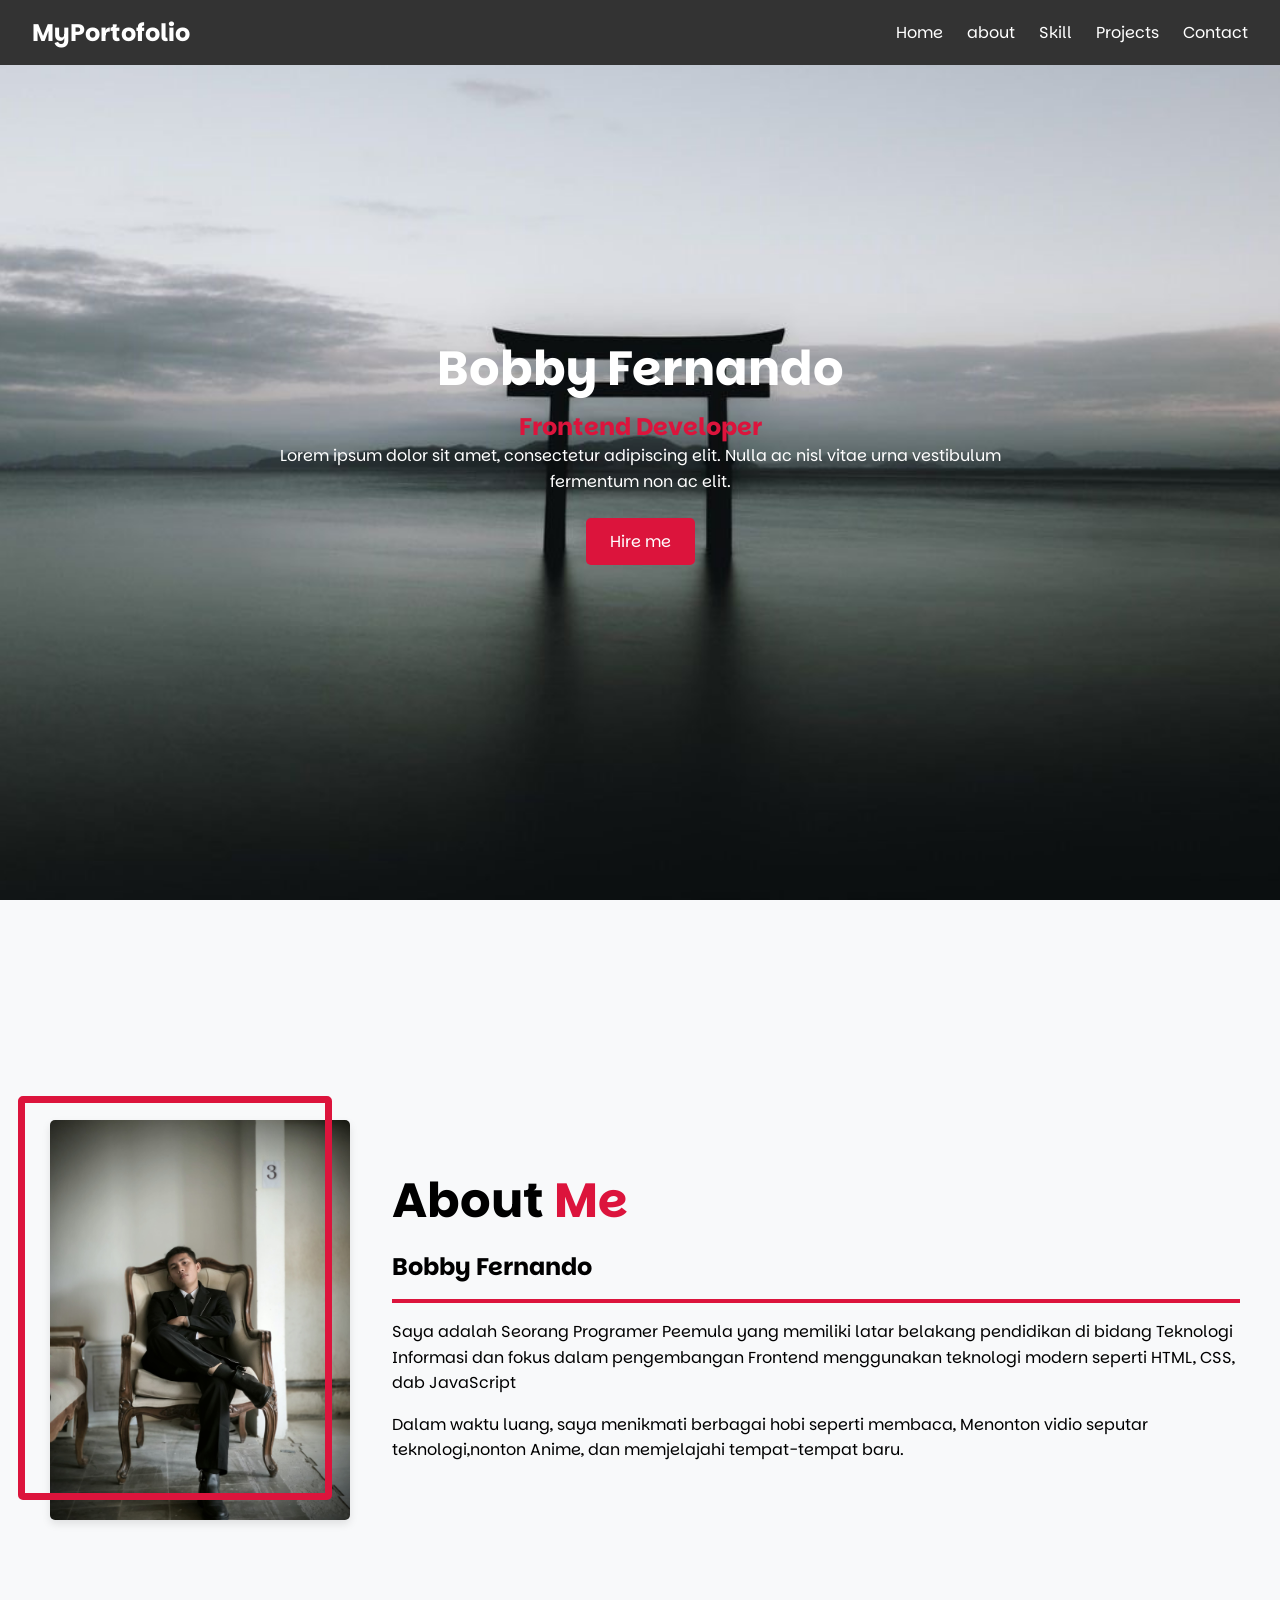
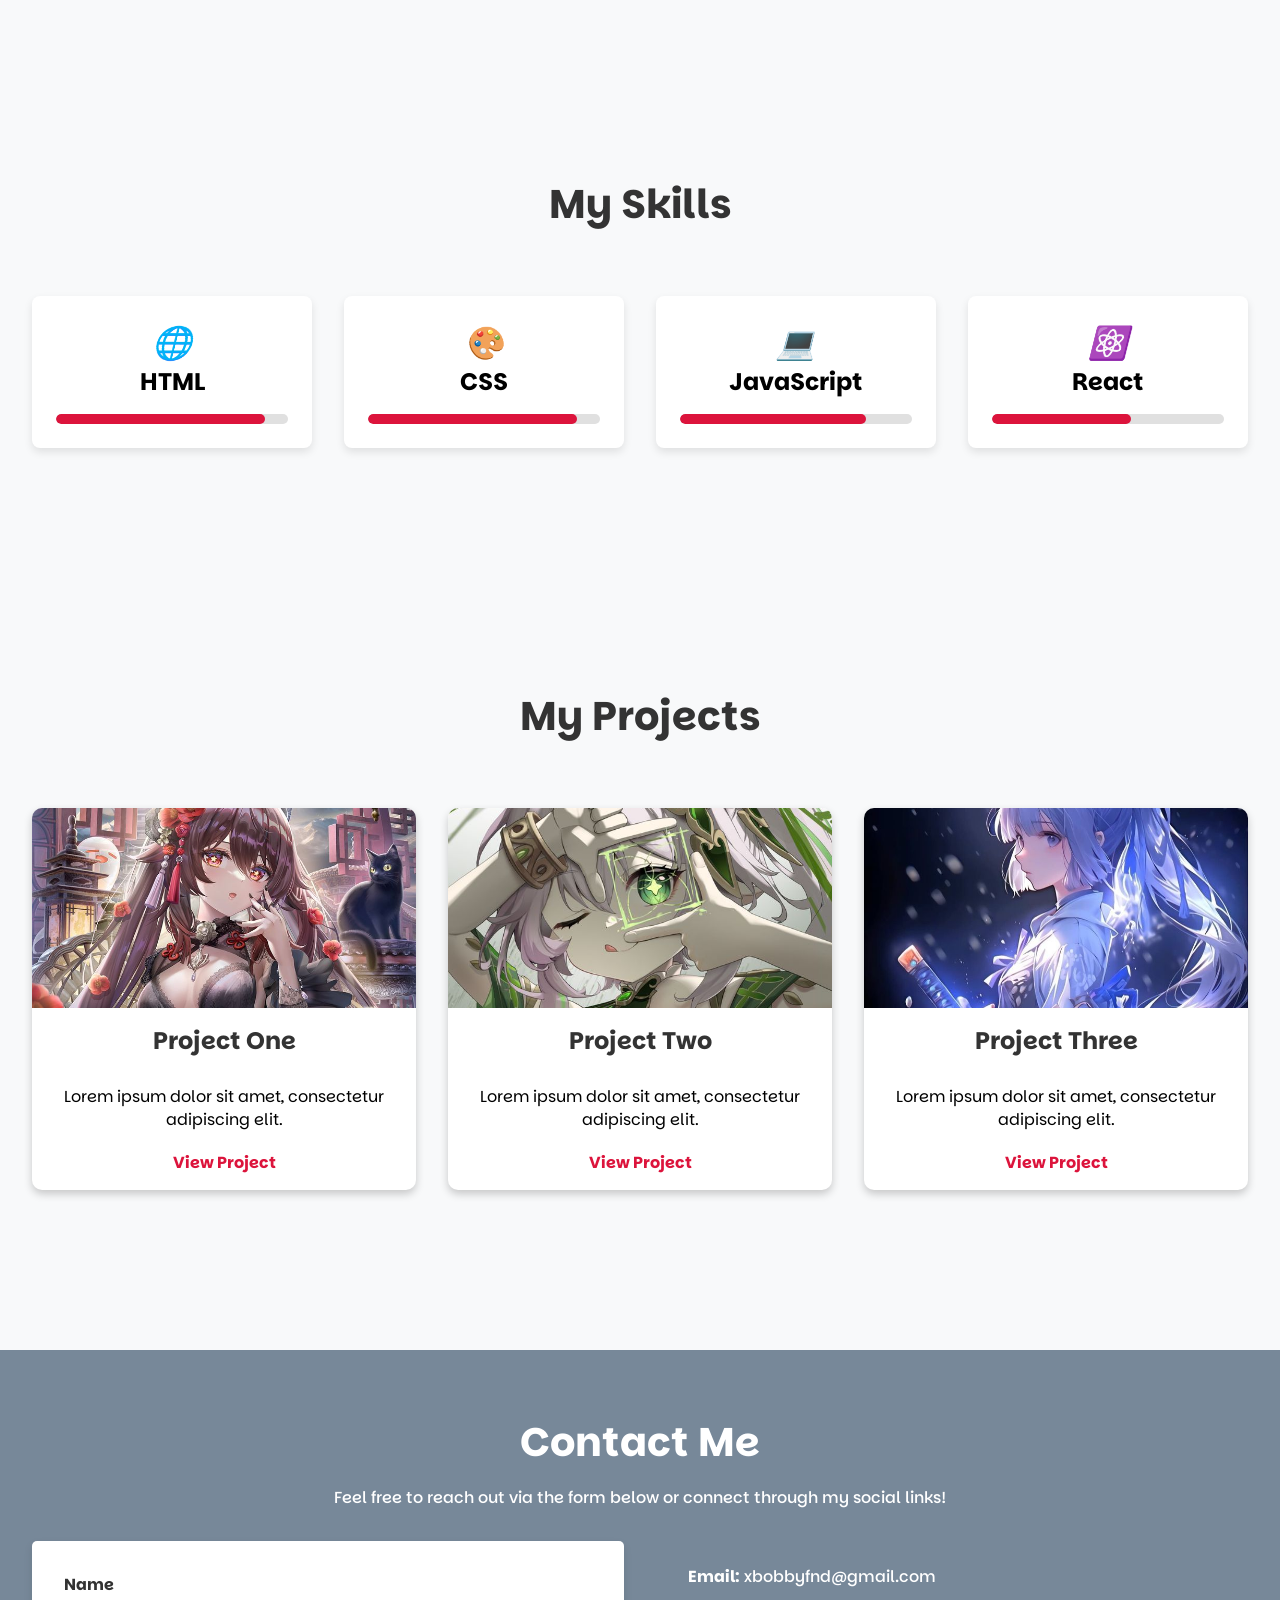
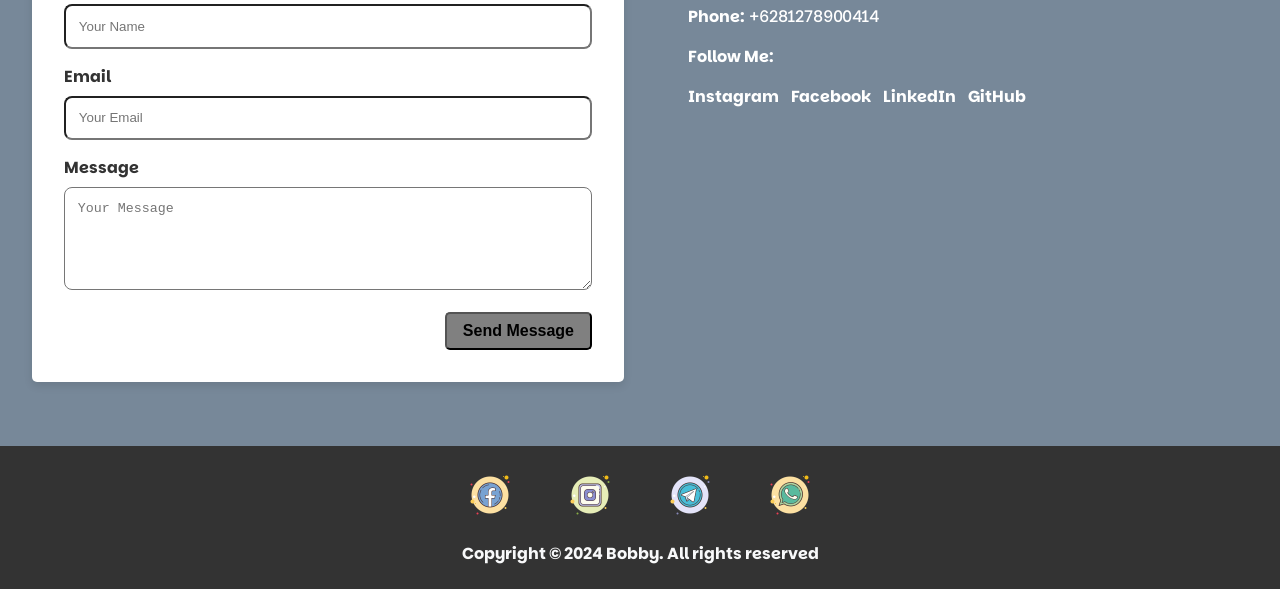
<file: index.html>
<!DOCTYPE html>
<html lang="en">
<head>
    <meta charset="UTF-8">
    <meta name="viewport" content="width=device-width, initial-scale=1.0">
    <title>Document</title>
    <link rel="stylesheet" href="style.css">
    <link rel="preconnect" href="https://fonts.googleapis.com">
<link rel="preconnect" href="https://fonts.gstatic.com" crossorigin>
<link href="https://fonts.googleapis.com/css2?family=Parkinsans:wght@300..800&display=swap" rel="stylesheet">
</head>

<body>
    <!-- Header -->
    <header class="navigation-header">
        <!-- Navigation -->
        <nav>
            <!-- Logo -->
            <a href="http://" class="logo">MyPortofolio</a>

            <!-- Navigation Links -->
            <ul class="nav-links">
                <li><a href="#">Home</a> </li>
                <li><a href="#about">about</a> </li>
                <li><a href="#skills">Skill</a> </li>
                <li><a href="#projects">Projects</a> </li>
                <li><a href="#contact">Contact</a> </li>
            </ul>
         </nav>
    </header>

    <!-- Hero-Section -->
    <header class="hero-selection">
        <div class="container">
            <h1>Bobby Fernando</h1>
            <p class="subtitle">Frontend Developer</p>
            <p class="description">
                Lorem ipsum dolor sit amet, consectetur adipiscing elit. Nulla ac nisl
                vitae urna vestibulum fermentum non ac elit.
            </p>
            <a href="" class="cta-button">Hire me</a>
        </div>
    </header>

    <!-- About Me Section -->
    <section id="about" class="about-me">
        <div class="container">
            <!-- About-photo -->
            <div class="cover-photo">
                <div class="about-photo">
                    <img src="images/me.jpg" alt="Avatar">
                </div>
            </div>
            <!-- About-Text -->
             <div class="about-text">
                <h2>About <span>Me</span></h2>
                <h3>Bobby Fernando</h3>
                <hr>
                <p>
                    Saya adalah Seorang Programer Peemula yang memiliki 
                    latar belakang pendidikan di bidang Teknologi Informasi dan
                    fokus dalam pengembangan Frontend menggunakan teknologi modern
                    seperti HTML, CSS, dab JavaScript
                </p>
                <p>
                    Dalam waktu luang, saya menikmati berbagai hobi seperti membaca,
                    Menonton vidio seputar teknologi,nonton Anime, dan memjelajahi tempat-tempat baru.
                </p>
             </div>
        </div>
    </section>

    <!-- Skills Me -->
     <section id="skills" class="skills-me">
        <div class="container">
            <!-- Judul Skills -->
            <h2>My Skills</h2>
                <div class="skills-grid">
                <!-- Skill 1 -->
                 <div class="skill-card">
                    <i class="skill-icon">🌐</i>
                    <h3>HTML</h3>
                    <div class="progress-bar">
                        <div class="progress" style="width:90%;"></div>
                    </div>
                 </div>

                 <!-- Skill 2 -->
                 <div class="skill-card">
                    <i class="skill-icon">🎨</i>
                    <h3>CSS</h3>
                    <div class="progress-bar">
                        <div class="progress" style="width:90%;"></div>
                    </div>
                 </div>

                 <!-- Skill 3 -->
                 <div class="skill-card">
                    <i class="skill-icon">💻</i>
                    <h3>JavaScript</h3>
                    <div class="progress-bar">
                        <div class="progress" style="width:80%;"></div>
                    </div>
                 </div>

                 <!-- Skill 4 -->
                 <div class="skill-card">
                    <i class="skill-icon">⚛️</i>
                    <h3>React</h3>
                    <div class="progress-bar">
                        <div class="progress" style="width:60%;"></div>
                    </div>
                 </div>
                </div>
        </div>
     </section>

     <!-- Project Me -->
     <section id="projects" class="project-me">
        <div class="container">
            <h2>My Projects</h2>
            <div class="project-grid">
                <!-- Project 1-->
                 <div class="project-card">
                    <div class="image-card">
                        <img src="images/photo1.jpeg" alt="Project 1">
                    </div>
                    <div class="project-content">
                        <h3>Project One</h3>
                        <p>Lorem ipsum dolor sit amet, consectetur adipiscing elit.</p>
                        <a href="http://bit.ly/UNBEATABLEguild" target="_blank" class="project-link">View Project</a>
                    </div>
                </div>
                <!-- Project 2-->
                <div class="project-card">
                    <div class="image-card">
                    <img src="images/photo2.jpeg" alt="Project 2">
                    </div>
                    <div class="project-content">
                        <h3>Project Two</h3>
                        <p>Lorem ipsum dolor sit amet, consectetur adipiscing elit.</p>
                        <a href="http://bit.ly/UNBEATABLEguild" target="_blank" class="project-link">View Project</a>
                    </div>
                </div>
                <!-- Project 3-->
                <div class="project-card">
                    <div class="image-card">
                    <img src="images/photo3.jpeg" alt="Project 3">
                    </div>
                    <div class="project-content">
                        <h3>Project Three</h3>
                        <p>Lorem ipsum dolor sit amet, consectetur adipiscing elit.</p>
                        <a href="http://bit.ly/UNBEATABLEguild" target="_blank" class="project-link">View Project</a>
                    </div>
                </div>
            </div>
        </div>
     </section>

     <!-- Contact Section -->
    <section id="contact" class="contact">
      <div class="container">
        <h2>Contact Me</h2>

        <p>
          Feel free to reach out via the form below or connect through my social
          links!
        </p>

        <div class="contact-grid">
          <!-- Contact Form -->
          <form class="contact-form" action="#" method="POST">
            <label for="name">Name</label>
            <input
              type="text"
              id="name"
              name="name"
              placeholder="Your Name"
              required
            />

            <label for="email">Email</label>
            <input
              type="email"
              id="email"
              name="email"
              placeholder="Your Email"
              required
            />

            <label for="message">Message</label>
            <textarea
              id="message"
              name="message"
              rows="5"
              placeholder="Your Message"
              required
            ></textarea>

            <button type="submit" class="submit-button">Send Message</button>
          </form>

          <!-- Additional Contact Information -->
          <div class="contact-info">
            <p><strong>Email:</strong> xbobbyfnd@gmail.com</p>
            <p><strong>Phone:</strong> +6281278900414</p>
            <p><strong>Follow Me:</strong></p>
            <a href="https://www.instagram.com/xboo_byy/" target="_blank" class="social-link">Instagram</a>
            <a href="https://www.facebook.com/bobbyfnd2" target="_blank" class="social-link">Facebook</a>
            <a href="https://www.linkedin.com/in/bobby-fernando/" target="_blank" class="social-link">LinkedIn</a>
            <a href="https://github.com/bobbyfnd" target="_blank" class="social-link">GitHub</a>
          </div>
        </div>
      </div>
    </section>

    <!-- Footer end -->
     <footer class="footer">
        <div class="container-end">
            <div class="social-icon">
                <div class="social-item">
                <a href="https://www.facebook.com/bobbyfnd2" target="_blank"><img src="images/facebook.png" /></a>
                </div>
                <div class="social-item">
                <a href="https://www.instagram.com/xboo_byy/" target="_blank"><img src="images/instagram.png" /></a>
                </div>
                <div class="social-item">
                <a href="https://web.telegram.org/a/#1149958415" target="_blank"><img src="images/telegram.png" /></a>
                </div>
                <div class="social-item">
                <a href="https://wa.me/081278900414" target="_blank"><img src="images/WhatsApp.png" /></a>
                </div>
            </div>
        <p>Copyright © 2024 Bobby. All rights reserved</p>
    </div>
     </footer>
</body>
</html>
</file>
<file: style.css>
/* Cek CSS */
.cek{
    border-style: solid;
    border-width: 1px;
}

/* reset CSS */
*{
    box-sizing: border-box;
    margin: 0;
    padding: 0;
}
html{
    scroll-behavior: smooth;
    background-color: #f8f9fa;
}
body{
    font-family: "Parkinsans", sans-serif;
}

/* Header Styling */
header{
    padding: 1rem 2rem;
}

.navigation-header{
    background-color: #333333;
    position: fixed;
    top: 0;
    left: 0;
    right: 0;
    z-index: 9999;
}

/* Navigation Styling */
nav{
    display: flex;
    justify-content: space-between;
    align-items: center;
 
}
/* logo Styling */
.logo{
    color: white;
    text-decoration: none;
    font-size: 1.5rem;
    font-weight: bold;
}

/* Links Styling */
.nav-links{
    display: flex;
    list-style: none;
    gap: 1.5rem;
}

.nav-links a{
    color: white;
    text-decoration: none;
    

}
.nav-links a:hover{
    color: crimson;
    transition: 0.3s ease;
}




/* hero-selection styling */
.hero-selection{
    background: url('images/hero.jpeg');
    background-size: cover;
    background-position: center;
    height: 100vh;

    display: flex;
    justify-content: center;
    align-items: center;
    text-align: center;
    padding: 0 2rem;
}


.hero-selection .container{
    max-width: 800px;
    color: white;

}

.hero-selection h1{
    font-size: 3rem;
    margin-bottom: 0.5rem;
}

.hero-selection .subtitle {
    color: crimson;
    font-size: 1.5rem;
    font-weight: bold;
}

.hero-selection .description{
    font-size: 1rem;
    line-height: 1.6;
    margin-bottom: 1.5rem;
}

.hero-selection .cta-button{
    display: inline-block;
    background-color: crimson;
    color: white;
    text-decoration: none;
    padding: 0.75rem 1.5rem;
    border-radius: 5px;
    font-size: 1rem;    
}

.hero-selection .cta-button:hover{
    background-color: rgb(225, 60, 93);
    transition: background-color 0.3s ease;
}

/* About Me Styling */
.about-me{
    margin-top: 50px;
    padding: 10rem 2rem;
    background-color: #f8f9fa;  
}

.about-me .container{
    display: flex;
    align-items: center;
    max-width: 1200px;
    margin: 0 auto;
    gap: 2rem;
}

.cover-photo{
    position: relative;
    border: 10px solid #f8f9fa;
}
.cover-photo::after{
    content: '';
	position: absolute;
    border-radius: 5px;
	left: -2rem;
	top: -1.5rem;
	height: 96%;
	width: 100%;
	border: 7px solid crimson;
	z-index: 1;
}

.about-me .about-photo img{
    width: 100%;
    max-width: 300px;
    border-radius: 5px;
    box-shadow: 0 4px 8px rgba(0, 0, 0, 0.1);
}

.about-me .about-text{
    flex: 1;
}

.about-me .about-text h2{
 font-size: 3rem;
 margin-bottom: 1rem;
}
.about-me span{
    color: crimson;
}

.about-me .about-text h3{
    font-size: 1.5rem;
    margin-bottom: 1rem;
}
hr{
    border: 2px solid crimson;
    margin-bottom: 1rem;
}

.about-me .about-text p{
 font-size: 1rem;
 line-height: 1.6;
 margin-bottom: 1rem;
}

/* Skills Styling */
.skills-me{
    padding: 5rem 2rem;
    background-color: #f8f9fa;
    text-align: center;  
}

.skills-me h2 {
    font-size: 2.5rem;
    margin-bottom: 4rem;
    color: #333333;
}

.skills-grid{
    display: grid;
    grid-template-columns: 1fr 1fr 1fr 1fr;
    gap: 2rem;
}

.skill-card{
    background-color: white;
    padding: 1.5rem;
    border-radius: 8px;
    box-shadow: 0 4px 8px rgba(0, 0, 0, 0.1);
}

.skill-icon{
    font-size: 2rem;
    margin-bottom: 1rem;
}

.skill-card h3{
    font-size: 1.5rem;
    margin-bottom: 1rem;
}

.progress-bar{
    height: 10px;
    border-radius: 5px;
    background-color: #e0e0e0;
    overflow: hidden;
}

.progress{
    height: 100%;
    border-radius: 5px;
    background-color: crimson;
}

/* Project Styling */
.project-me{
    padding: 10rem 2rem;
    background-color: #f8f9fa;
    text-align: center;  
}
.project-me h2{
    font-size: 2.5rem;
    margin-bottom: 4rem;
    color: #333333;
}

.project-grid{
    display: grid;
    grid-template-columns: 1fr 1fr 1fr;
    gap: 2rem;
}
.project-card{
    height: auto;
    background-color: #fff;
    border-radius: 10px;
    overflow: hidden;
    box-shadow: 0 4px 8px rgba(0, 0, 0, 0.2);
}
.project-card:hover{
    transition: transform 0.3s ease, box-shadow 0.3 ease;
    box-shadow: 0 8px 16px rgba(0, 0, 0, 0.3);
    transform: translateY(-10px);
}
.image-card{
    position: relative;
    
    width: 100%;
    height: 200px;
    
}
.image-card img{
    object-position: 25% 25%;
    object-fit: cover;
    width: 100%;
    height: 100%;
}

.project-content{
    display: flex;
    flex-direction: column;
    align-content: space-around;
    gap: 20px;
   padding: 1rem;
}

.project-content h3{
    font-size: 1.5rem;
    margin-bottom: 0.5rem;
    color: #333333;
}

.project-link {
    color: crimson;
    text-decoration: none;
    font-weight: bold;
  }

  .project-link:hover {
    text-decoration: underline;
  }

/* Contact Styling */
.contact{
    color: #fff;
    padding: 4rem 2rem;
    background-color:	#778899 ;
    text-align: center;  
}

.contact h2{
    font-size: 2.5rem;
    margin-bottom: 1rem;
}

.contact p{
    font-size: 1rem;
    font-weight: 500;
    margin-bottom: 2rem;
}

.contact-grid{
    display: grid;
    grid-template-columns: 1fr  1fr;
    gap: 2rem;
}

.contact-form{
    background: #fff;
    border-radius: 5px;
    color: #333;
    padding: 2rem;
    box-shadow: 0 4px 8px rgba(0, 0, 0, 0.1);
}

.contact-form label{
    font-size: 1rem;
    font-weight: bold;
    display: flex;
    margin-bottom: 0.5rem;
}
.contact-form input, textarea{
    width: 100%;
    padding: 0.8rem;
    border-radius: 8px;
    margin-bottom: 1rem;
}

.submit-button{
    background: grey;
    font-size: 1rem;
    font-weight: bold;
    padding: 0.5rem 1rem;
    text-decoration: none;
    border-radius: 5px;
    float: right;
}
.submit-button:hover{
    transition: background 0.3s ease;
    background: rgb(217, 214, 214);
}

.contact-info{
    text-align: left;
    margin-top: 2rem;
    line-height: 0.5rem;
    margin-left: 2rem;
}

.social-link{
    font-size: 1rem;
    color: #fff;
    text-decoration: none;
    font-weight: bold;
    margin-right: 0.5rem;
}

/* Footer Styling */
.footer{
   background-color: #333333;
   width: 100%;
   font-weight: bold;
   text-align: center;
   color: #f8f9fa;
   padding: 1.5rem;
}

.social-icon{
    display: flex;
    justify-content: center;
    margin-bottom: 1rem;
}

.social-icon img{
    height: 0 auto;
    width: 50%;
}



/* Tablet View */
@media (max-width: 768px) {
    /* Nav Styling */
    nav{
        flex-direction: column;
        gap: 20px;
    }

    /* Hero Styling */
    .hero-selection h1{
        font-size: 2.5rem;
    }

    .subtitle{
        font-size: 1rem;
    }

    .hero-selection .description{
        font-size: 0.9rem;
        
    }
    
    .hero-selection .cta-button{
        padding: 0.6rem 1.2rem;
        font-size: 0.9rem;    
    }

    /* About Styling */
    .about-me .container{
        flex-direction: column;
        text-align: center;
    }
    
    .about-me .about-photo img{
       margin: 0 auto;
    }
    
    .about-me .about-text h2{
     font-size: 2.5rem;
     margin-bottom: 1rem;
    }
    .about-me span{
        color: crimson;
    }
    
    .about-me .about-text h3{
        font-size: 1.3rem;
        margin-bottom: 1rem;
    }
 
    .about-me .about-text p{
     font-size: 0.9rem;
     line-height: 1.5;
     margin-bottom: 1rem;
    }

    /* Skill Styling */
    .skills-me h2 {
        font-size: 2rem;
        margin-bottom: 4rem;
        color: #333333;
    }
    
    .skills-grid{
        display: grid;
        grid-template-columns: 1fr 1fr;
        gap: 2rem;
    }
    
    .skill-card{
        background-color: white;
        padding: 1.5rem;
        border-radius: 8px;
        box-shadow: 0 4px 8px rgba(0, 0, 0, 0.1);
    }
    
    .skill-icon{
        font-size: 1.9rem;
        margin-bottom: 1rem;
    }
    
    .skill-card h3{
        font-size: 1.4rem;
        margin-bottom: 1rem;
    }
    
    .progress-bar{
        height: 8px;
        border-radius: 5px;
        background-color: #e0e0e0;
        overflow: hidden;
    }
    
    /* Project Styling */

    .project-me h2{
        font-size: 2rem;
    }
    
    .project-grid{
        display: grid;
        grid-template-columns: 1fr 1fr;
        gap: 2rem;
    }
    
    .project-content h3{
        font-size: 1.3rem;
    }
    
        /* Contact Styling */
    .contact h2{
        font-size: 2rem;
        margin-bottom: 1rem;
    }

    .contact p{
        font-size: 0.9rem;
    }

    .contact-grid{
        display: grid;
        grid-template-columns: 1fr;
        gap: 2rem;
    }

    .contact-form{
        background: #fff;
        border-radius: 5px;
        color: #333;
        padding: 2rem;
        box-shadow: 0 4px 8px rgba(0, 0, 0, 0.1);
    }

    .contact-form label{
        font-size: 0.9rem;
        font-weight: bold;
        display: flex;
        margin-bottom: 0.5rem;
    }
    .contact-form input, textarea{
        width: 100%;
        padding: 0.8rem;
        border-radius: 8px;
        margin-bottom: 1rem;
    }

    .submit-button{
        background: grey;
        font-size: 0.9rem;
        font-weight: bold;
        padding: 0.4rem 0.9rem;
        text-decoration: none;
        border-radius: 5px;
        float: right;
    }

    .contact-info{
        text-align: left;
        margin-top: 2rem;
        line-height: 0.5rem;
        margin-left: 1.5rem;
    }

    .social-link{
        font-size: 0.9rem;
        color: #fff;
        text-decoration: none;
        font-weight: bold;
        margin-right: 0.5rem;
    }

    /* Footer Styling */
    .footer{
        background-color: #333333;
        width: 100%;
        font-size: 1rem;
        font-weight: bold;
        text-align: center;
        color: #f8f9fa;
        padding: 1.5rem;
    }
    
    .social-icon{
        display: flex;
        justify-content: center;
        margin-bottom: 1rem;
    }
    
    .social-icon img{
        height: 0 auto;
        width: 50%;
    }
}

/* Phone View */
@media (max-width: 480px){
    header{
        padding: 1rem;
    }

        /* Nav Styling */
        nav{
            flex-direction: column;
            gap: 20px;
        }

        /* logo Styling */
        .logo{
            font-size: 1.4rem;
        }
        

        /* Hero Styling */
        .hero-selection h1{
            font-size: 1.9rem;
        }
    
        .subtitle{
            font-size: 0.9rem;
        }
    
        .hero-selection .description{
            font-size: 0.8rem;
            
        }
        
        .hero-selection .cta-button{
            padding: 0.5rem 1.1rem;
            font-size: 0.8rem;    
        }
    
        /* About Styling */
        .about-me .container{
            flex-direction: column;
            text-align: center;
        }
        
        .about-me .about-photo img{
            justify-content: center;
           margin: 0 auto;
        }
        
        .about-me .about-text h2{
         font-size: 2.4rem;
         margin-bottom: 1rem;
        }
        .about-me span{
            color: crimson;
        }
        
        .about-me .about-text h3{
            font-size: 1.2rem;
            margin-bottom: 1rem;
        }
     
        .about-me .about-text p{
         font-size: 0.85rem;
         line-height: 1.5;
         margin-bottom: 1rem;
        }
    
        /* Skill Styling */
        .skills-me h2 {
            font-size: 1.9rem;
            margin-bottom: 4rem;
            color: #333333;
        }
        
        .skills-grid{
            display: grid;
            grid-template-columns: 1fr;
            gap: 2rem;
        }
        
        .skill-card{
            background-color: white;
            padding: 1.5rem;
            border-radius: 8px;
            box-shadow: 0 4px 8px rgba(0, 0, 0, 0.1);
        }
        
        .skill-icon{
            font-size: 1.8rem;
            margin-bottom: 1rem;
        }
        
        .skill-card h3{
            font-size: 1.3rem;
            margin-bottom: 1rem;
        }
        
        .progress-bar{
            height: 6px;
            border-radius: 5px;
            background-color: #e0e0e0;
            overflow: hidden;
        }
        
        /* Project Styling */
    
        .project-me h2{
            font-size: 1.9rem;
        }
        
        .project-grid{
            display: grid;
            grid-template-columns: 1fr;
            gap: 2rem;
        }
        
        .project-content h3{
            font-size: 1.2rem;
        }
        
            /* Contact Styling */
        .contact h2{
            font-size: 2rem;
            margin-bottom: 1rem;
        }
    
        .contact p{
            font-size: 0.9rem;
        }
    
        .contact-grid{
            display: grid;
            grid-template-columns: 1fr;
            gap: 2rem;
        }
    
        .contact-form{
            background: #fff;
            border-radius: 5px;
            color: #333;
            padding: 2rem;
            box-shadow: 0 4px 8px rgba(0, 0, 0, 0.1);
        }
    
        .contact-form label{
            font-size: 0.8rem;
            font-weight: bold;
            display: flex;
            margin-bottom: 0.5rem;
        }
        .contact-form input, textarea{
            width: 100%;
            padding: 0.8rem;
            border-radius: 8px;
            margin-bottom: 1rem;
        }
    
        .submit-button{
            background: grey;
            font-size: 0.8rem;
            font-weight: bold;
            padding: 0.3rem 0.7rem;
            text-decoration: none;
            border-radius: 5px;
            float: right;
        }
    
    
        .social-link{
            font-size: 0.8rem;
            color: #fff;
            text-decoration: none;
            font-weight: bold;
            margin-right: 0.5rem;
        }
    
        /* Footer Styling */
        .footer{
            background-color: #333333;
            width: 100%;
            font-size: 0.9rem;
            font-weight: bold;
            text-align: center;
            color: #f8f9fa;
            padding: 1.5rem;
        }
        
        .social-icon{
            display: flex;
            justify-content: center;
            margin-bottom: 1rem;
        }
        
        .social-icon img{
            height: 0 auto;
            width: 40%;
        }
}
</file>
